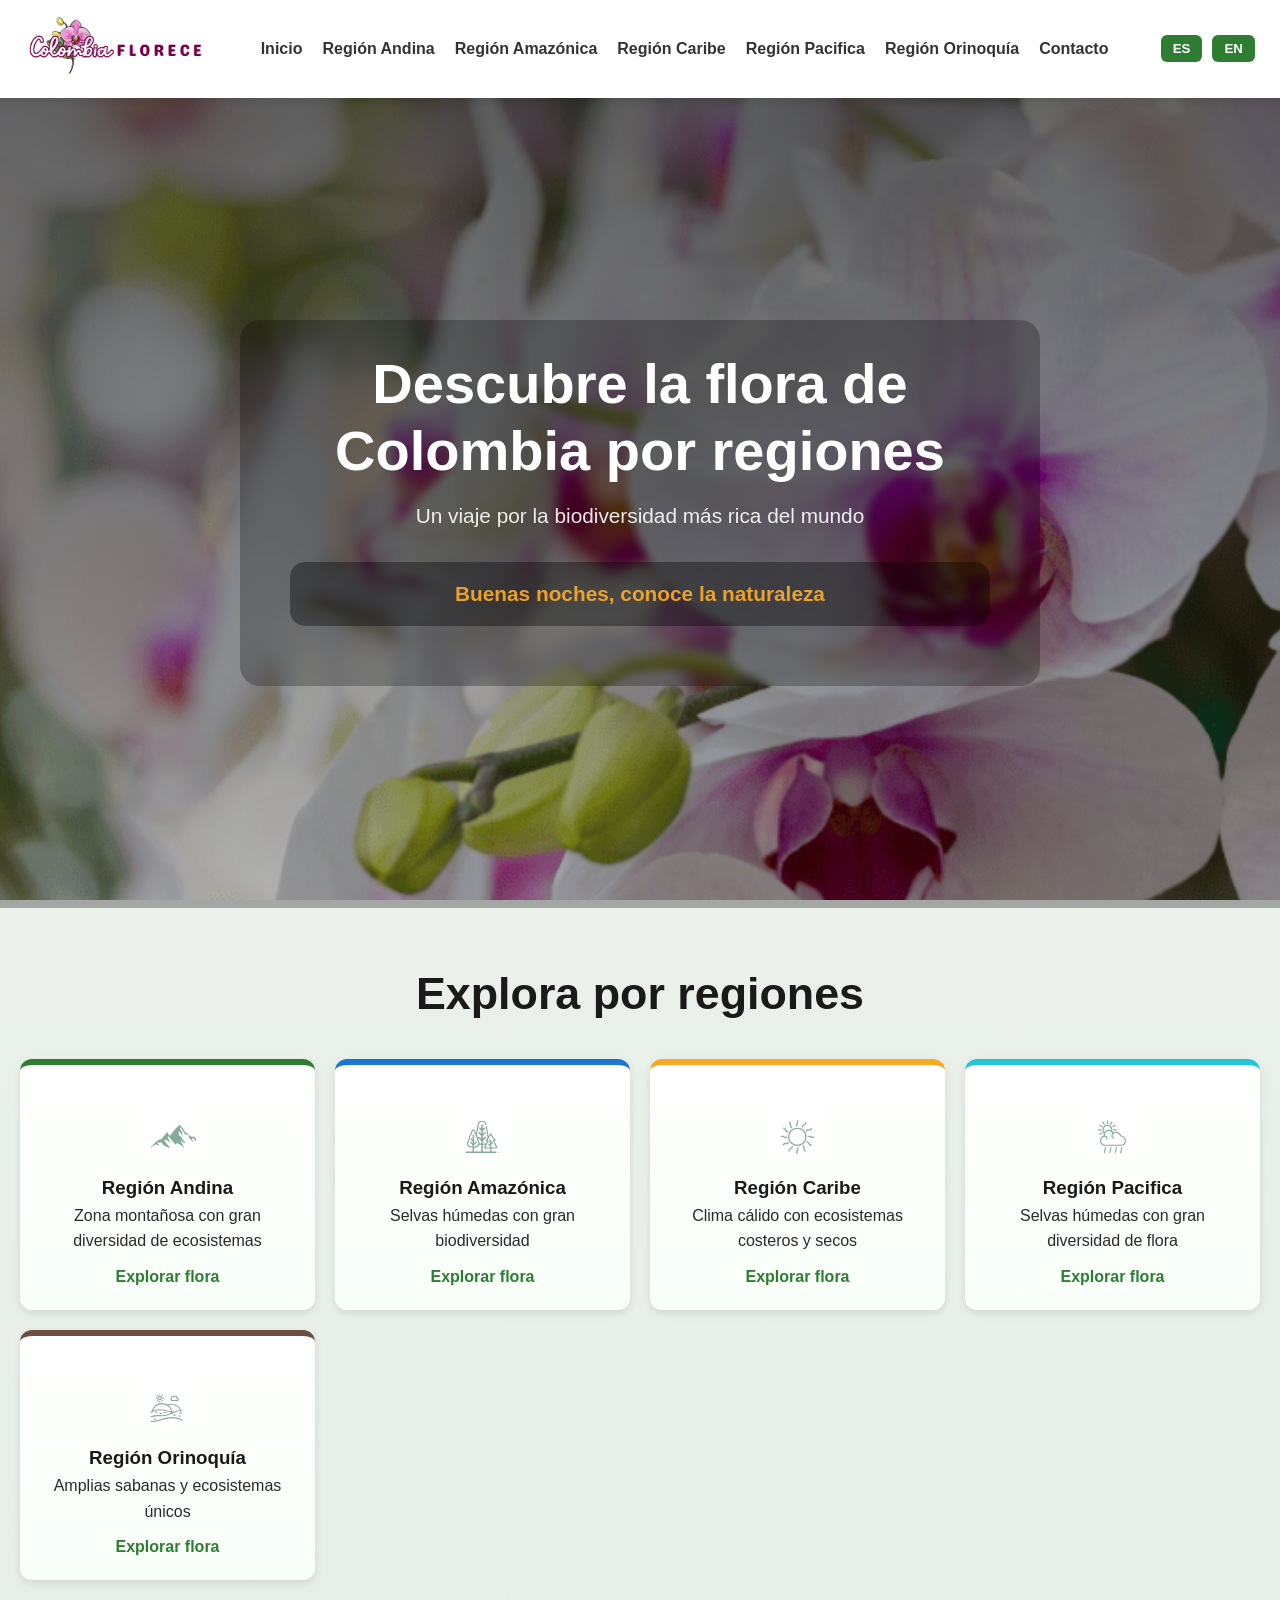
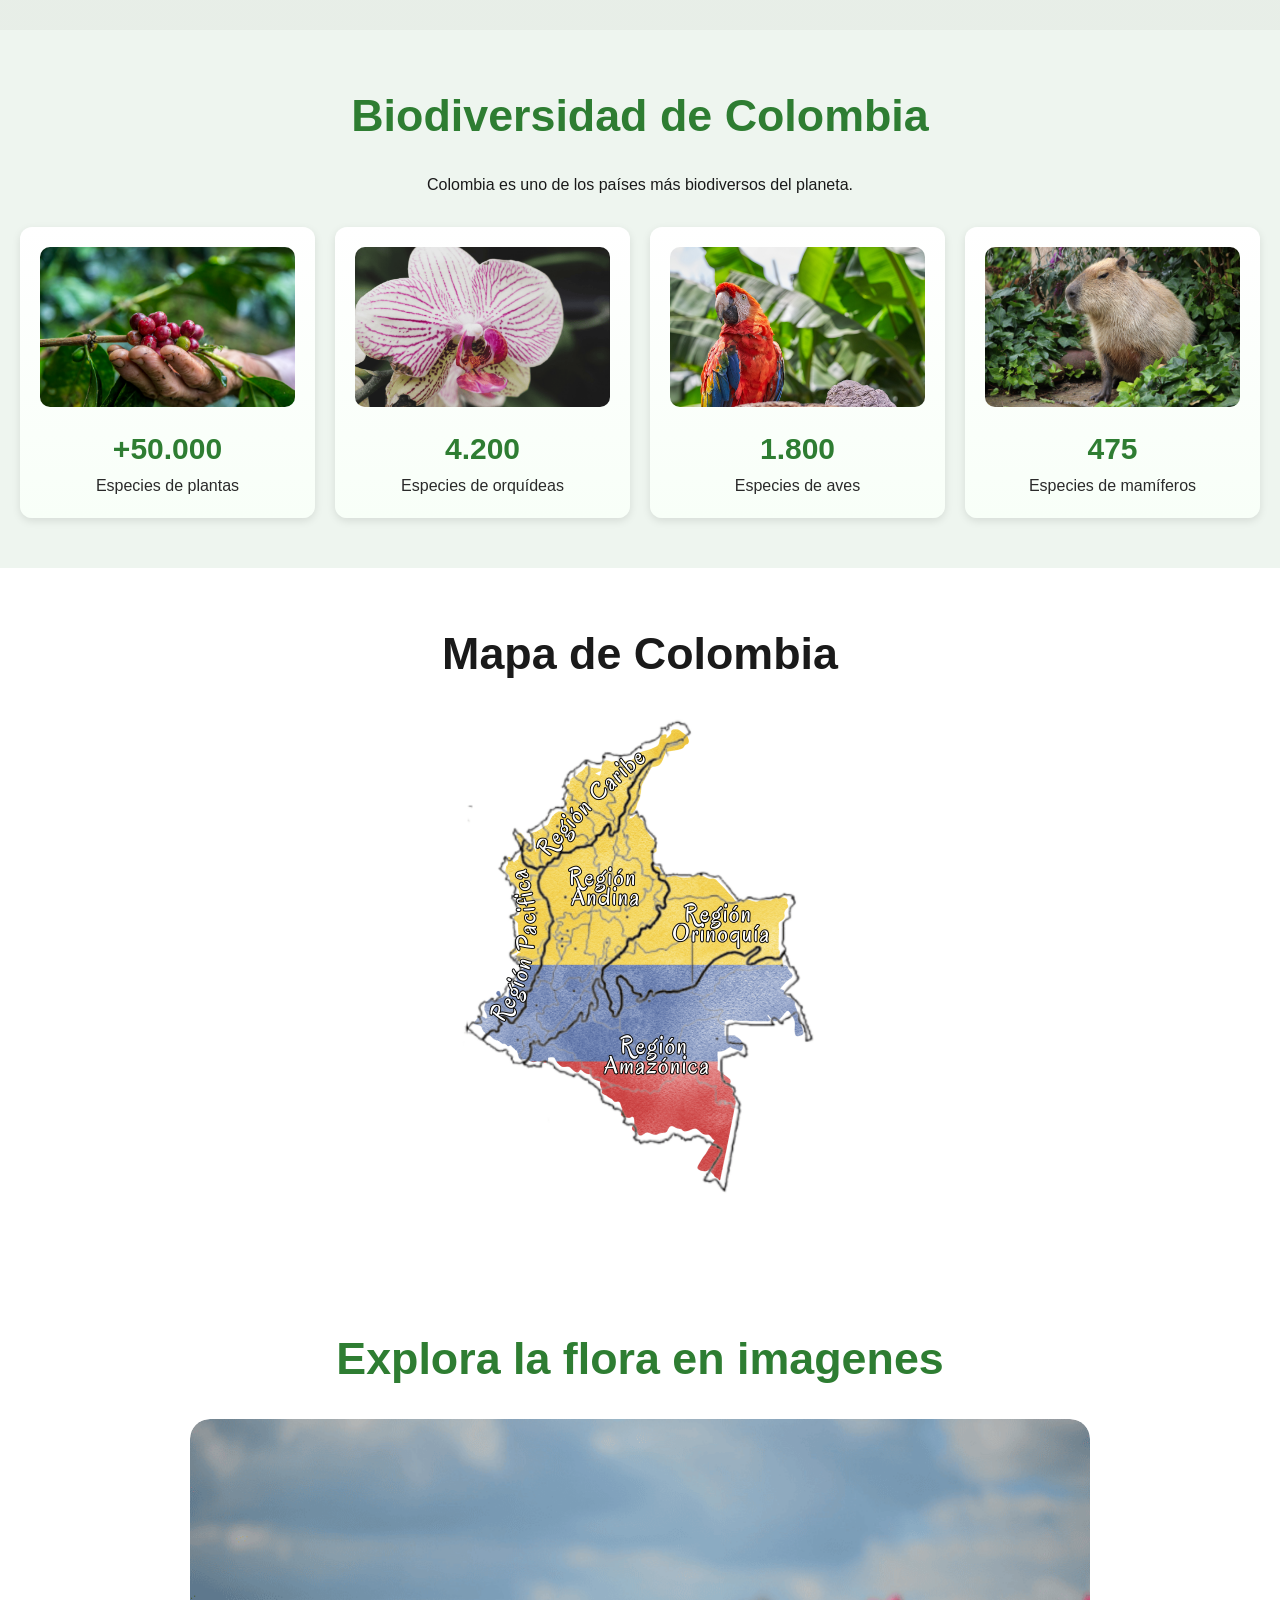
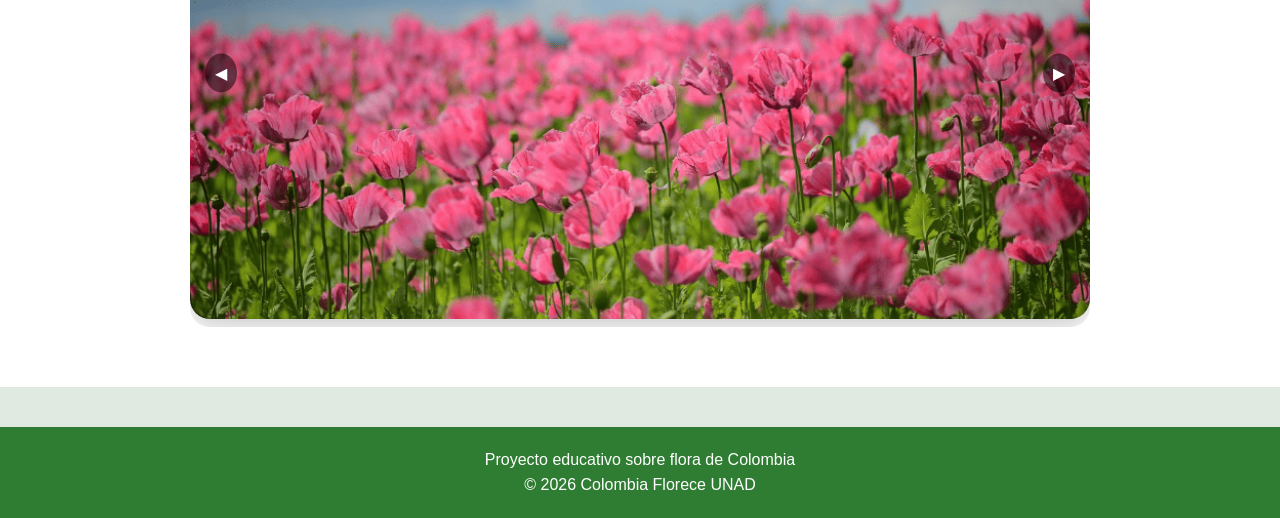
<file: index.html>
<!DOCTYPE html>
<html lang="es">
<head>
    <meta charset="UTF-8">
    <meta name="viewport" content="width=device-width, initial-scale=1.0">
    <title>Colombia Florece </title>
    <link rel="stylesheet" href="estilos.css">
</head>

<body>

<a class="skip-link" href="#contenido" data-es="Saltar al contenido" data-en="Skip to content">Saltar al contenido</a>

<header class="header">
    <div class="logo">
        <img src="img/logo_florece.png"
        alt="Logo Colombia Florece con una orquidea al lado del texto representando la biodiversidad de colombia">
    </div>

    <nav aria-label="Navegacion principal">
        <ul class="menu">

            <li><a href="index.html" data-es="Inicio" data-en="Home">Inicio</a></li>
            <li><a href="andina.html" data-es="Región Andina" data-en="Andean Region">Región Andina</a></li>
            <li><a href="amazonia.html" data-es="Región Amazónica" data-en="Amazon Region">Región Amazónica</a></li>
            <li><a href="caribe.html" data-es="Región Caribe" data-en="Caribbean Region">Región Caribe</a></li>
            <li><a href="pacifico.html" data-es="Región Pacifica" data-en="Pacific Region">Región Pacífico</a></li>
            <li><a href="orinoquia.html"data-es="Región Orinoquía" data-en="Orinoquia Region">Región Orinoquía</a></li>
            <li><a href="contacto.html" data-es="Contacto" data-en="Contact">Contacto</a></li>
        
        </ul>
    </nav>

    <div class="selector-idioma">
       <button onclick="cambiarIdioma('es')" class="boton-idioma">ES</button>
       <button onclick="cambiarIdioma('en')" class="boton-idioma">EN</button>
    </div>

    <button id="menuBtn">☰</button>

</header>

<main id="contenido">

    <section class="hero">
        <div class="hero-contenido">
            <h1 data-es="Descubre la flora de Colombia por regiones"
                data-en="Discover Colombia’s flora by regions">
                Descubre la flora de Colombia por regiones</h1>

            <p  data-es="Un viaje por la biodiversidad más rica del mundo"
                data-en="A journey through the richest biodiversity in the world">
                Un viaje por la biodiversidad mas rica del mundo</p>

            <p id="mensaje" class="mensaje-dia" aria-live="polite"></p>
            
        </div>

    </section>

    <section class="regiones">

        <h2 data-es="Explora por regiones" data-en="Explore by regions">
            Explora por regiones</h2>

        <div class="grid-regiones">

            <article class="region andina">
                <img src="img/iconos.svg/andina.svg"
                alt="Icono de montaña representando la región Andina de Colombia">
                <h3 data-es="Región Andina" data-en="Andean Region">Región Andina</h3>
                <p  data-es="Zona montañosa con gran diversidad de ecosistemas" 
                    data-en="Mountainous area with great ecosystem diversity">
                    Zona montañosa con gran diversidad de ecosistemas</p>
                <a href="andina.html" data-es="Explorar flora" data-en="Explore flora">Explorar flora</a>
            </article>

            <article class="region amazonia">
                <img src="img/iconos.svg/amazonia.svg"
                alt="Icono de arbol representando la región Amazónica de Colombia">
                <h3 data-es="Región Amazónica" data-en="Amazon Region">Región Amazónica</h3>
                <p  data-es="Selvas húmedas con gran biodiversidad" 
                    data-en="Humid rainforests with great biodiversity">
                Selvas húmedas con gran biodiversidad</p>
                <a href="amazonia.html" data-es="Explorar flora" data-en="Explore flora">Explorar flora</a>
            </article>

            <article class="region caribe">
                <img src="img/iconos.svg/caribe.svg"
                alt="Icono de sol representando el clima calido de la región Caribe">
                <h3 data-es="Región Caribe" data-en="Caribbean Region">Región Caribe</h3>
                <p  data-es="Clima cálido con ecosistemas costeros y secos" 
                    data-en="Warm climate with coastal ecosystems">
                Clima cálido con ecosistemas costeros y secos</p>
                <a href="caribe.html" data-es="Explorar flora" data-en="Explore flora">Explorar flora</a>
            </article>

            <article class="region pacifico">
                <img src="img/iconos.svg/pacifico.svg"
                alt="Icono de lluvia representando la región Pacifica de Colombia">
                <h3 data-es="Región Pacifica" data-en="Pacific Region">Región Pacifico</h3>
                <p  data-es="Selvas húmedas con gran diversidad de flora" 
                    data-en="Humid rainforests with high biodiversity">
                Selvas húmedas con gran diversidad de flora</p>
                <a href="pacifico.html" data-es="Explorar flora" data-en="Explore flora">Explorar flora</a>
            </article>
             
            <article class="region orinoquia">
                <img src="img/iconos.svg/orinoquia.svg"
                alt="Icono de llanura representando la región Orinoquía de Colombia">
                <h3 data-es="Región Orinoquía" data-en="Orinoquia Region">Región Orinoquía</h3>
                <p  data-es="Amplias sabanas y ecosistemas únicos" 
                    data-en="Wide savannas and lowland ecosystems">
                Amplias sabanas y ecosistemas únicos</p>
                <a href="orinoquia.html" data-es="Explorar flora" data-en="Explore flora">Explorar flora</a>
            </article>

        </div>

    </section>


    <section class="biodiversidad">
        <h2 data-es="Biodiversidad de Colombia" data-en="Colombia’s Biodiversity">Biodiversidad de Colombia</h2>
        <p class="intro"
            data-es="Colombia es uno de los países más biodiversos del planeta."
            data-en="Colombia is one of the most biodiverse countries on Earth.">   
            Colombia es uno de los países más biodiversos del planeta.</p>

        <div class="stats-grid">

            <article class="stat">
                <img src="img/planta.jpg"
                alt="Planta de cafe colombiano en bosque húmedo">
                <h3>+50.000</h3>
                <p data-es="Especies de plantas" data-en="Plant species">Especies de plantas</p>
            </article>

            <article class="stat">
                <img src="img/orquidea.png"
                alt="Orquidea colombiana de pétalos rosados representando la flor nacional">
                <h3>4.200</h3>
                <p data-es="Especies de orquídeas" data-en="Orchid species">Especies de orquideas</p>
            </article>

            <article class="stat">
                <img src="img/ave.jpg"
                alt="Ave tropical colombiana posada en una rama en ecosistema natural">
                <h3>1.800</h3>
                <p data-es="Especies de aves" data-en="Bird species">Especies de aves</p>
            </article>
            
            <article class="stat">
                <img src="img/mamifero.jpg"
                alt="Mamífero silvestre colombiano en su hábitat natural">
                <h3>475</h3>
                <p data-es="Especies de mamíferos" data-en="Mammal species">Especies de mamifero</p>
            </article>

        

        </div>

    </section>

    <section class="mapa">
        <h2 data-es="Mapa de Colombia" data-en="Map of Colombia">Mapa de Colombia</h2>
        <img src="img/mapa de colombia.png"
        alt="Mapa de Colombia mostrando las cinco regiones naturales: Andina, Caribe, Pacifica, Orinoquia y Amazonia">
    </section>

    <section class="slider-section">
        <h2 data-es="Explora la flora en imagenes" 
            data-en="Explore the flora in images">
            Explora la flora en imagenes</h2>
        
        <div class="slider-container">
            <button id="prev" aria-label="Imagen anterior">◀</button>

        <img id="slider" src="img/slide1.png" 
        alt="Imagen panoramica de campo de flores rosadas">
            
            <button id="next" aria-label="Imagen siguiente">▶</button>
        </div>    
    </section>

    </main>

    <footer class="footer">
        <p  data-es="Proyecto educativo sobre flora de Colombia"
            data-en="Educational project about Colombia’s flora">
            Proyecto educativo sobre flora de Colombia</p>
        <p>© 2026 Colombia Florece UNAD</p>

    </footer>

    <script src="script.js"></script> 

</body>
</html>
</file>
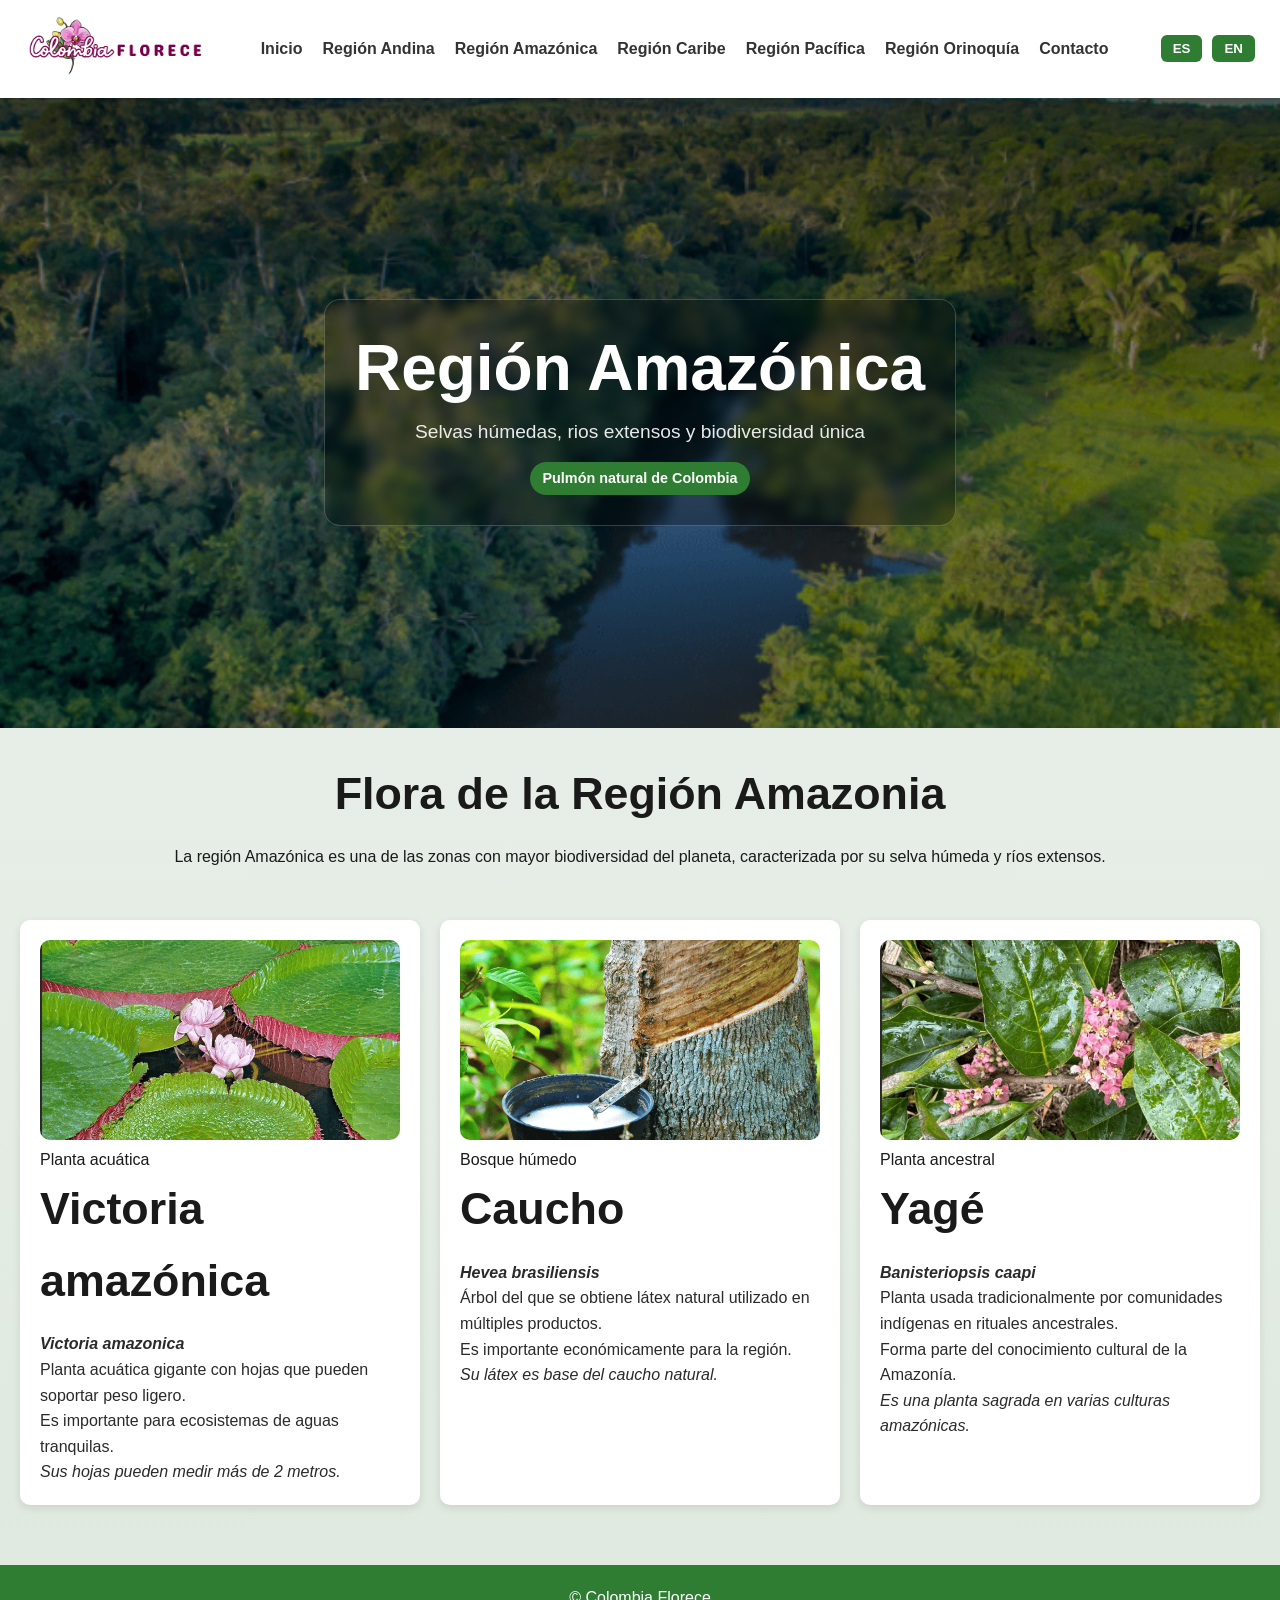
<file: amazonia.html>
<!DOCTYPE html>
<html lang="es">
<head>
<meta charset="UTF-8">
<meta name="viewport" content="width=device-width, initial-scale=1.0">
<title>Región Amazónica</title>
<link rel="stylesheet" href="estilos.css">
</head>

<body>

<header class="header">

    <div class="logo">
        <img src="img/logo_florece.png" alt="Logo Colombia Florece">
    </div>

    <nav aria-label="Navegación principal">
        <ul class="menu">

            <li><a href="index.html" data-es="Inicio" data-en="Home">Inicio</a></li>
            <li><a href="andina.html" data-es="Región Andina" data-en="Andean Region">Región Andina</a></li>
            <li><a href="amazonia.html" data-es="Región Amazónica" data-en="Amazon Region">Región Amazónica</a></li>
            <li><a href="caribe.html" data-es="Región Caribe" data-en="Caribbean Region">Región Caribe</a></li>
            <li><a href="pacifico.html" data-es="Región Pacífica" data-en="Pacific Region">Región Pacífica</a></li>
            <li><a href="orinoquia.html" data-es="Región Orinoquía" data-en="Orinoquia Region">Región Orinoquía</a></li>
            <li><a href="contacto.html" data-es="Contacto" data-en="Contact">Contacto</a></li>

        </ul>
    </nav>

    <div class="selector-idioma">
        <button onclick="cambiarIdioma('es')" class="boton-idioma">ES</button>
        <button onclick="cambiarIdioma('en')" class="boton-idioma">EN</button>
    </div>

    <button id="menuBtn">☰</button>

</header>

<main>

<section class="hero-region amazonia-hero">

    <div class="hero-overlay">
    <h1 data-es="Región Amazónica" data-en="Amazon Region">
        Región Amazónica
    </h1>

    <p  data-es="Selvas húmedas, rios extensos y biodiversidad única"
        data-en="Rainforests, vast rivers and unique biodiversity">
        Selvas húmedas, ríos extensos y biodiversidad única
    </p>

    <span class="badge"
        data-es="Pulmón natural de Colombia"
        data-en="Natural lung of Colombia">
        Pulmón natural de Colombia
    </span>

    </div>

</section>

<section class="introduccion">

    <h2 data-es="Flora de la Región Amazonia"data-en="Flora of the Amazon Region">
    Flora de la Región Amazonia</h2>

    <p data-es="La región Amazónica es una de las zonas con mayor biodiversidad del planeta, caracterizada por su selva húmeda y ríos extensos."
       data-en="The Amazon region is one of the most biodiverse areas on Earth, characterized by humid rainforest and vast rivers.">
       Región de alta biodiversidad y selva húmeda.
    </p>

</section>

<section class="grid-plantas">

    <div class="planta-card">
        <img src="img/amazonia.img/victoria amazonica.png"
             alt="Hoja gigante de victoria amazónica flotando en agua">

        <span class="categoria-planta"
            data-es="Planta acuática"
            data-en="Aquatic plant">
            Planta acuática
        </span>

        <h2 data-es="Victoria amazónica" data-en="Amazon water lily">
            Victoria amazónica
        </h2>

        <p><b><i>Victoria amazonica</i></b></p>

        <p data-es="Planta acuática gigante con hojas que pueden soportar peso ligero."
           data-en="Giant aquatic plant with leaves that can support light weight.">
           Acuática.
        </p>

        <p data-es="Es importante para ecosistemas de aguas tranquilas."
           data-en="Important for calm-water ecosystems.">
           Importancia ecológica.
        </p>

        <p>
            <i data-es="Sus hojas pueden medir más de 2 metros."
               data-en="Its leaves can exceed 2 meters in size.">
               Dato curioso.
            </i>
        </p>

    </div>

    <div class="planta-card">

        <img src="img/amazonia.img/caucho.png"
             alt="Árbol de caucho en selva tropical">

        <span class="categoria-planta"
            data-es="Bosque húmedo"
            data-en="Rainforest">
            Bosque húmedo
        </span>

        <h2 data-es="Caucho" data-en="Rubber tree">Caucho</h2>

        <p><b><i>Hevea brasiliensis</i></b></p>

        <p data-es="Árbol del que se obtiene látex natural utilizado en múltiples productos."
           data-en="Tree that produces natural latex used in many products.">
           Industrial.
        </p>

        <p data-es="Es importante económicamente para la región."
           data-en="Economically important for the region.">
           Importancia económica.
        </p>

        <p>
            <i data-es="Su látex es base del caucho natural."
               data-en="Its latex is the basis of natural rubber.">
               Dato curioso.
            </i>
        </p>

    </div>

    <div class="planta-card">

        <img src="img/amazonia.img/yage.png"
             alt="Liana de yagé creciendo en selva">

        <span class="categoria-planta"
            data-es="Planta ancestral"
            data-en="Ancestral plant">
            Planta ancestral
        </span>

        <h2 data-es="Yagé" data-en="Ayahuasca vine">Yagé</h2>

        <p><b><i>Banisteriopsis caapi</i></b></p>

        <p data-es="Planta usada tradicionalmente por comunidades indígenas en rituales ancestrales."
           data-en="Plant traditionally used by indigenous communities in ancestral rituals.">
           Uso ancestral.
        </p>

        <p data-es="Forma parte del conocimiento cultural de la Amazonía."
           data-en="Part of Amazonian cultural knowledge.">
           Cultural.
        </p>

        <p>
            <i data-es="Es una planta sagrada en varias culturas amazónicas."
               data-en="It is a sacred plant in several Amazonian cultures.">
               Dato curioso.
            </i>
        </p>

    </div>

</section>

</main>

<footer class="footer">
    <p>© Colombia Florece</p>
</footer>

<script src="script.js"></script>

</body>
</html>
</file>
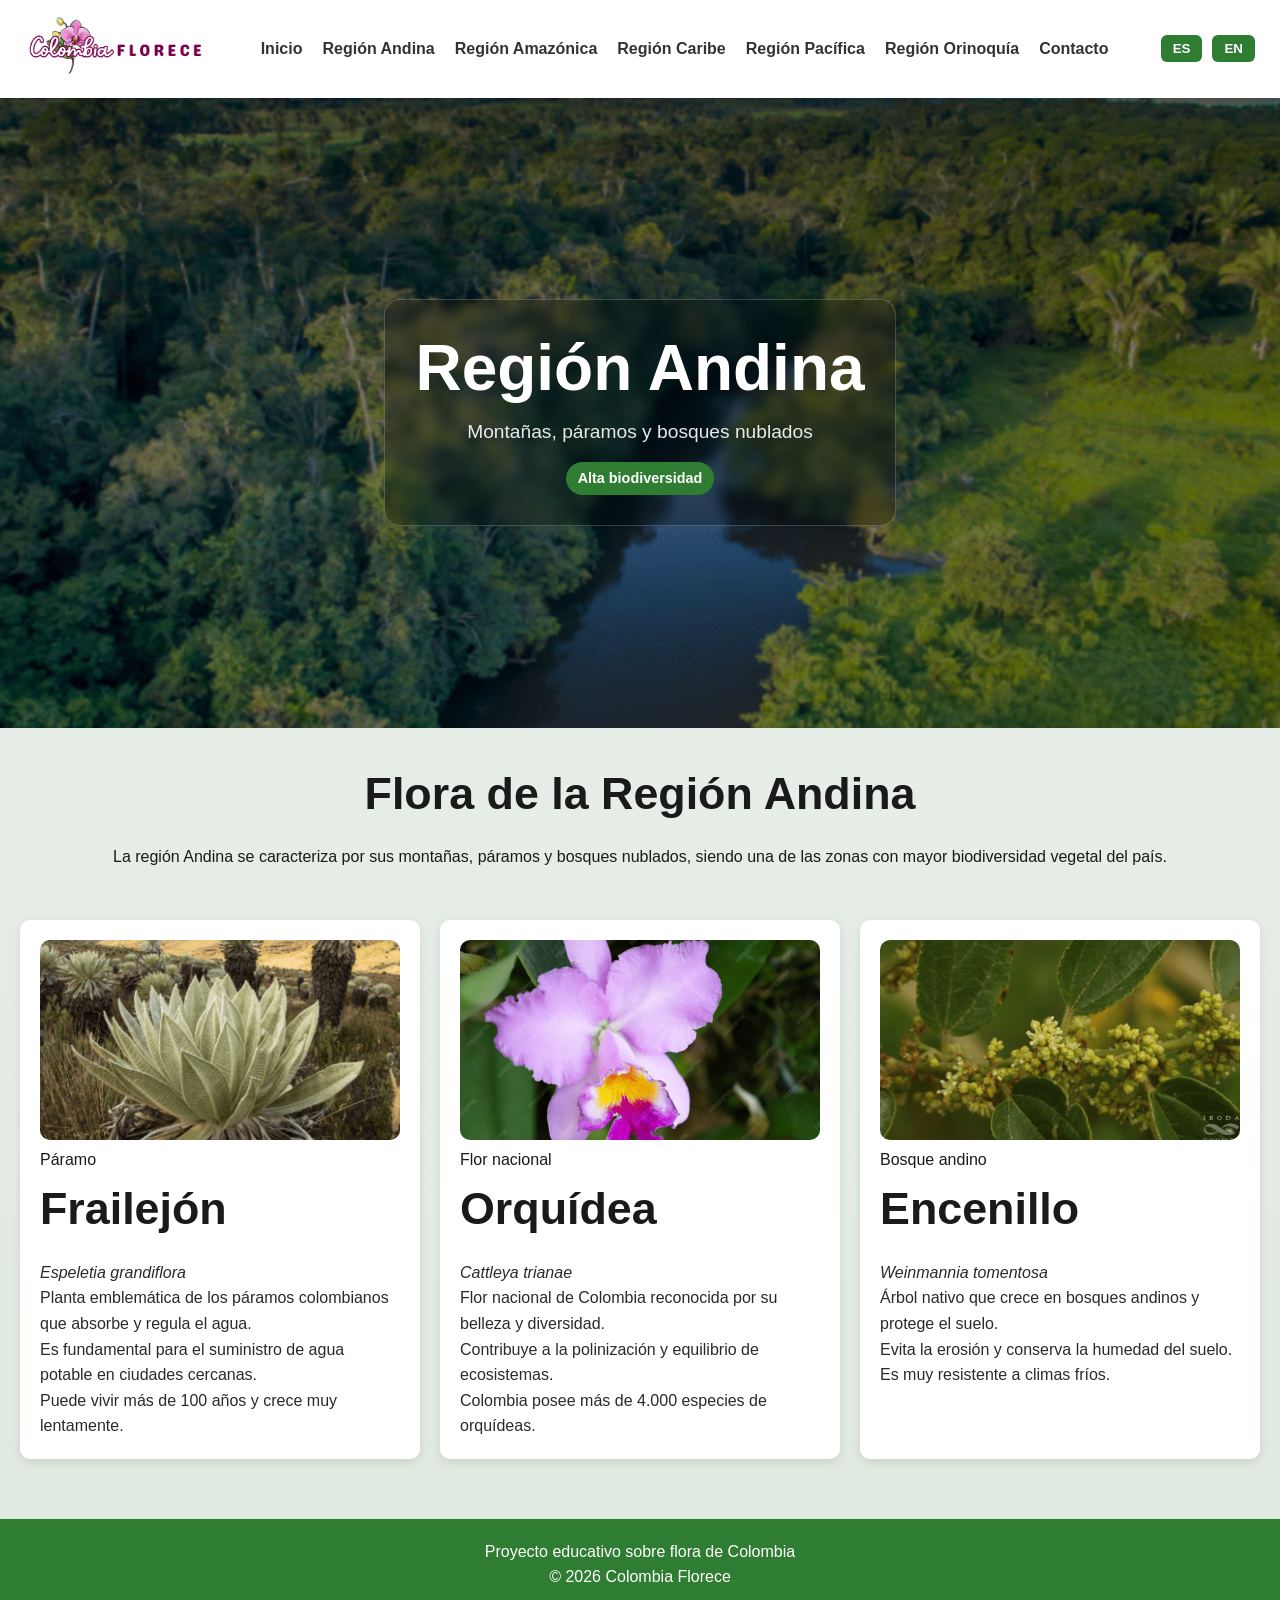
<file: andina.html>
<!DOCTYPE html>
<html lang="es">
<head>
<meta charset="UTF-8">
<meta name="viewport" content="width=device-width, initial-scale=1.0">
<title>Región Andina</title>
<link rel="stylesheet" href="estilos.css">

</head>

<body>

<header class="header">
    
    <div class="logo">
    <img src="img/logo_florece.png" 
    alt="Logo Colombia Florece con una orquídea representando la biodiversidad de Colombia">
    </div>

    <nav aria-label="Navegacion principal">
        <ul class="menu">

            <li><a href="index.html" data-es="Inicio" data-en="Home">Inicio</a></li>
            <li><a href="andina.html" data-es="Región Andina" data-en="Andean Region">Región Andina</a></li>
            <li><a href="amazonia.html" data-es="Región Amazónica" data-en="Amazon Region">Región Amazónica</a></li>
            <li><a href="caribe.html" data-es="Región Caribe" data-en="Caribbean Region">Región Caribe</a></li>
            <li><a href="pacifico.html" data-es="Región Pacífica" data-en="Pacific Region">Región Pacífica</a></li>
            <li><a href="orinoquia.html" data-es="Región Orinoquía" data-en="Orinoquia Region">Región Orinoquía</a></li>
            <li><a href="contacto.html" data-es="Contacto" data-en="Contact">Contacto</a></li>

        </ul>
    </nav>

    <div class="selector-idioma">
        <button onclick="cambiarIdioma('es')" class="boton-idioma">ES</button>
        <button onclick="cambiarIdioma('en')" class="boton-idioma">EN</button>
    </div>

    <button id="menuBtn">☰</button>
    
</header>

<main>

<section class="hero-region andina-hero">

    <div class="hero-overlay">
    <h1 data-es="Región Andina" data-en="Andean Region">
        Región Andina</h1>
    
        <p  data-es="Montañas, páramos y bosques nublados" 
            data-en="mountains,paramos and cloud forests">
        Montañas, páramos y bosques nublados
        </p>

        <span class="badge">Alta biodiversidad</span>

     </div>
</section>

<section class="introduccion">

    <h2 data-es="Flora de la Región Andina"data-en="Flora of the Andean Region">
    Flora de la Región Andina</h2>

    <p data-es="La región Andina se caracteriza por sus montañas, páramos y bosques nublados, siendo una de las zonas con mayor biodiversidad vegetal del país."
    data-en="The Andean region is characterized by mountains, paramos and cloud forests, being one of the most biodiverse areas in Colombia.">
    La región Andina se caracteriza por su biodiversidad.</p>
</section>

<section class="grid-plantas">

        <article class="planta-card">

            <div class="imagen-planta">
                <img src="img/andina.img/frailejon.png"
                alt="Frailejón en páramo colombiano con hojas gruesas cubiertas de vellosidad que retienen humedad">
            </div>

            <span class="categoria-planta"
                  data-es="Páramo"
                  data-en="Paramo">
                  Páramo
            </span>

            <h2 data-es="Frailejón"
                data-en="Frailejón">

                Frailejón
            </h2>

            <p class="nombre-cientifico">
                <i>Espeletia grandiflora</i>
            </p>

            <p data-es="Planta emblemática de los páramos colombianos que absorbe y regula el agua."
               data-en="Iconic paramo plant that absorbs and regulates water.">

               Planta emblemática de los páramos colombianos que absorbe y regula el agua.
            </p>

            <p data-es="Es fundamental para el suministro de agua potable en ciudades cercanas."
               data-en="It is essential for water supply in nearby cities.">

               Es fundamental para el suministro de agua potable en ciudades cercanas.
            </p>

            <p class="dato-curioso"
               data-es="Puede vivir más de 100 años y crece muy lentamente."
               data-en="It can live over 100 years and grows very slowly.">

               Puede vivir más de 100 años y crece muy lentamente.
            </p>

        </article>


        <article class="planta-card">

            <div class="imagen-planta">
                <img src="img/andina.img/orquidea.png"
                alt="Orquídea colombiana de colores rosados y morados creciendo en ambiente húmedo">
            </div>

            <span class="categoria-planta"
                  data-es="Flor nacional"
                  data-en="National flower">
                  Flor nacional
            </span>

            <h2 data-es="Orquídea"
                data-en="Orchid">
                Orquídea
            </h2>

            <p class="nombre-cientifico">
                <i>Cattleya trianae</i>
            </p>

            <p data-es="Flor nacional de Colombia reconocida por su belleza y diversidad."
               data-en="Colombia's national flower known for its beauty and diversity.">

               Flor nacional de Colombia reconocida por su belleza y diversidad.
            </p>

            <p data-es="Contribuye a la polinización y equilibrio de ecosistemas."
               data-en="Helps pollination and ecosystem balance.">

               Contribuye a la polinización y equilibrio de ecosistemas.
            </p>

            <p class="dato-curioso"
               data-es="Colombia posee más de 4.000 especies de orquídeas."
               data-en="Colombia has more than 4,000 orchid species.">

               Colombia posee más de 4.000 especies de orquídeas.
            </p>

        </article>


        <article class="planta-card">

            <div class="imagen-planta">
                <img src="img/andina.img/encenillo.png"
                alt="Árbol encenillo en bosque andino con follaje denso y tronco delgado">
            </div>

            <span class="categoria-planta"
                  data-es="Bosque andino"
                  data-en="Andean forest">

                  Bosque andino
            </span>

            <h2 data-es="Encenillo"
                data-en="Encenillo">

                Encenillo
            </h2>

            <p class="nombre-cientifico">
                <i>Weinmannia tomentosa</i>
            </p>

            <p data-es="Árbol nativo que crece en bosques andinos y protege el suelo."
               data-en="Native tree that grows in Andean forests and protects soil.">

               Árbol nativo que crece en bosques andinos y protege el suelo.
            </p>

            <p data-es="Evita la erosión y conserva la humedad del suelo."
               data-en="Prevents erosion and preserves soil moisture.">

               Evita la erosión y conserva la humedad del suelo.
            </p>

            <p class="dato-curioso"
               data-es="Es muy resistente a climas fríos."
               data-en="It is very resistant to cold climates.">

               Es muy resistente a climas fríos.
            </p>

        </article>

    </section>

</main>

<footer class="footer">

    <p data-es="Proyecto educativo sobre flora de Colombia"
       data-en="Educational project about Colombia's flora">

       Proyecto educativo sobre flora de Colombia
    </p>

    <p>© 2026 Colombia Florece</p>

</footer>

<script src="script.js"></script>

</body>
</html>
</file>
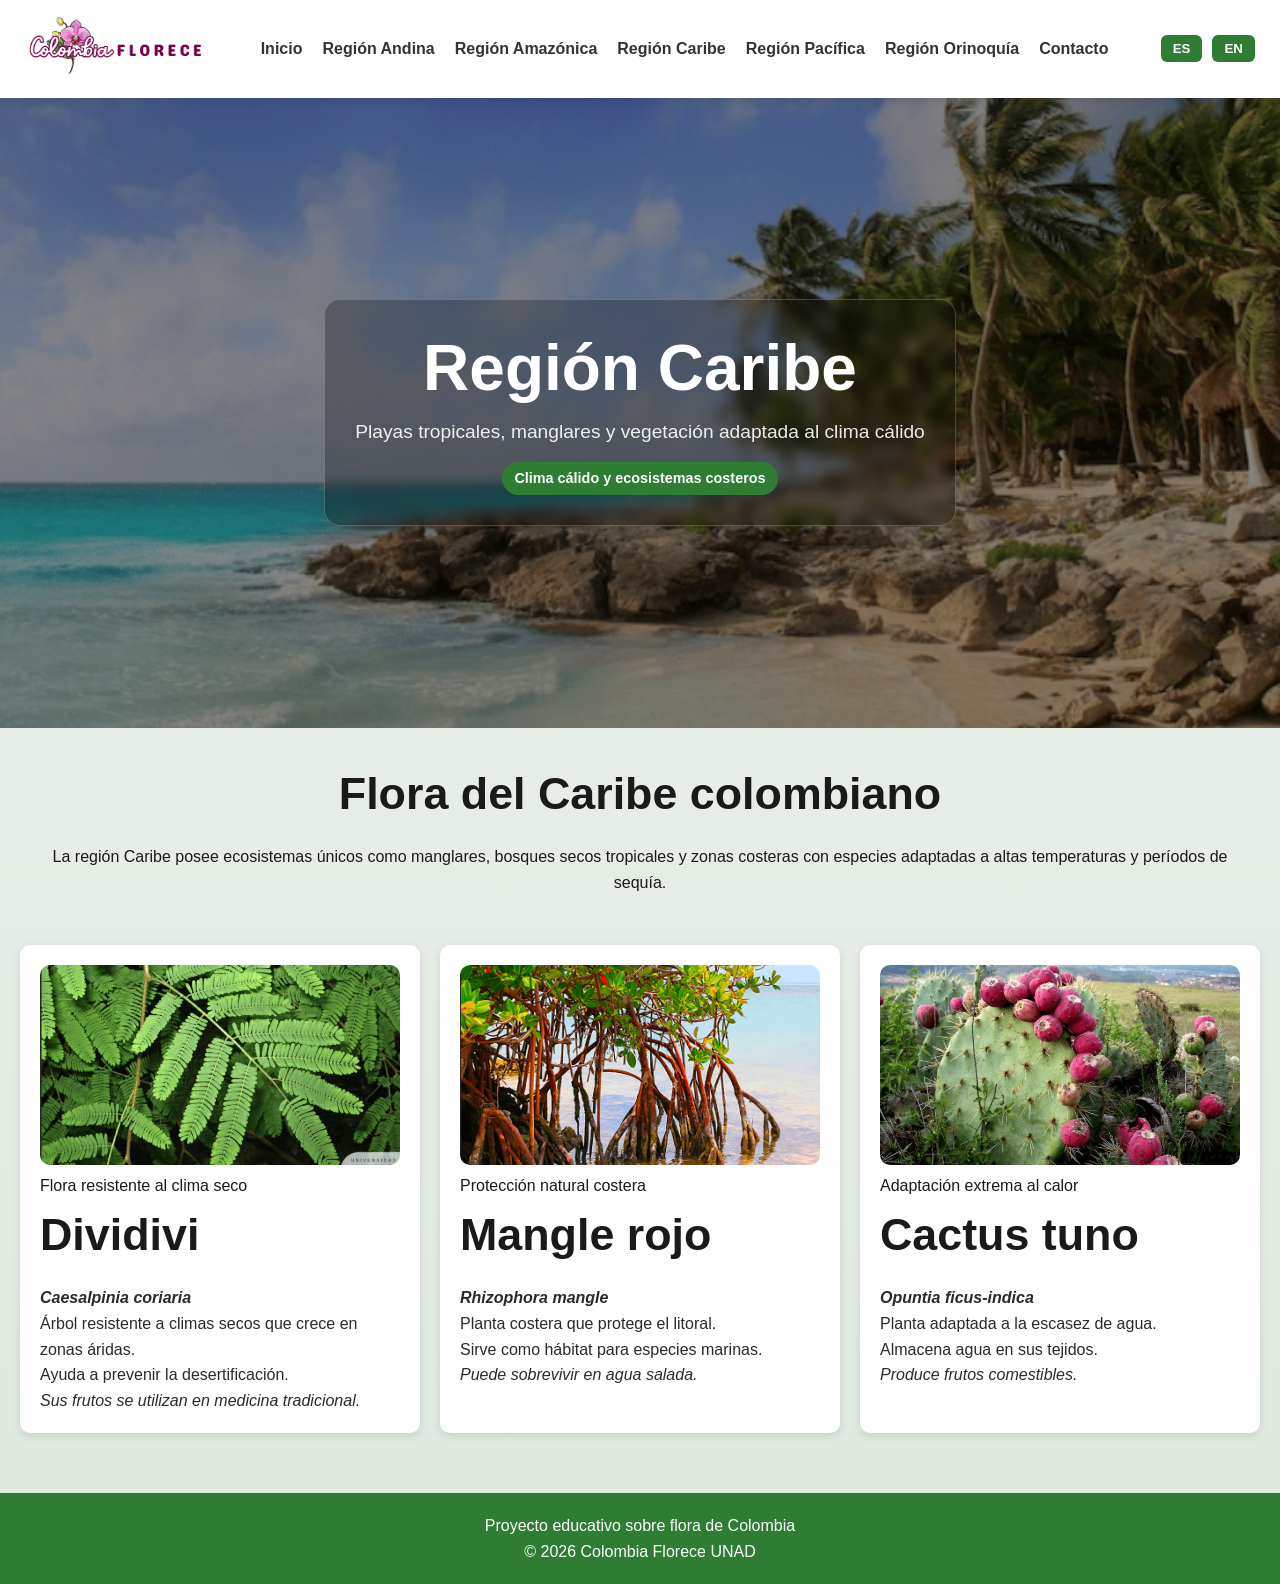
<file: caribe.html>
<!DOCTYPE html>
<html lang="es">
<head>
<meta charset="UTF-8">
<meta name="viewport" content="width=device-width, initial-scale=1.0">
<title>Región Caribe</title>
<link rel="stylesheet" href="estilos.css">
</head>

<body>

<header class="header">
    
    <div class="logo">
        <img src="img/logo_florece.png" 
        alt="Logo Colombia Florece con orquídea representando biodiversidad">
    </div>

    <nav aria-label="Navegación principal">
        <ul class="menu">

            <li><a href="index.html" data-es="Inicio" data-en="Home">Inicio</a></li>

            <li><a href="andina.html" data-es="Región Andina" data-en="Andean Region">Región Andina</a></li>
            <li><a href="amazonia.html" data-es="Región Amazónica" data-en="Amazon Region">Región Amazónica</a></li>
            <li><a href="caribe.html" data-es="Región Caribe" data-en="Caribbean Region">Región Caribe</a></li>
            <li><a href="pacifico.html" data-es="Región Pacífica" data-en="Pacific Region">Región Pacífica</a></li>
            <li><a href="orinoquia.html" data-es="Región Orinoquía" data-en="Orinoquia Region">Región Orinoquía</a></li>
            <li><a href="contacto.html" data-es="Contacto" data-en="Contact">Contacto</a></li>

        </ul>
    </nav>

    <div class="selector-idioma">
        <button onclick="cambiarIdioma('es')" class="boton-idioma">ES</button>
        <button onclick="cambiarIdioma('en')" class="boton-idioma">EN</button>
    </div>

    <button id="menuBtn">☰</button>

</header>

<main>


<section class="hero-region caribe-hero">

    <div class="hero-overlay">

        <h1 data-es="Región Caribe"
            data-en="Caribbean Region">
            Región Caribe
        </h1>

        <p data-es="Playas tropicales, manglares y vegetación adaptada al clima cálido"
           data-en="Tropical beaches, mangroves and vegetation adapted to warm climates">
        Playas tropicales, manglares y vegetación adaptada al clima cálido </p>

        <span class="badge"
              data-es="Clima cálido y ecosistemas costeros"
              data-en="Warm climate and coastal ecosystems">
              Clima cálido y ecosistemas costeros</span>

    </div>

</section>


<section class="introduccion">

    <h2 data-es="Flora del Caribe colombiano"
        data-en="Flora of the Colombian Caribbean">
    Flora del Caribe colombiano</h2>

    <p data-es="La región Caribe posee ecosistemas únicos como manglares, bosques secos tropicales y zonas costeras con especies adaptadas a altas temperaturas y períodos de sequía."
       data-en="The Caribbean region has unique ecosystems such as mangroves, tropical dry forests and coastal areas with species adapted to high temperatures and drought periods.">
       La región Caribe posee ecosistemas únicos como manglares y bosques secos tropicales.</p>

</section>


<section class="grid-plantas">

    <article class="planta-card">

        <div class="galeria-planta">

            <img src="img/caribe.img/dividivi.png"
            alt="Árbol dividivi creciendo en zona árida del Caribe colombiano">

            <div class="overlay-galeria">
                <span> Flora resistente al clima seco</span>
            </div>

        </div>

        <h2 data-es="Dividivi" data-en="Dividivi">
            Dividivi
        </h2>

        <p><b><i>Caesalpinia coriaria</i></b></p>

        <p data-es="Árbol resistente a climas secos que crece en zonas áridas."
           data-en="Tree resistant to dry climates growing in arid zones.">

           Árbol resistente a climas secos.
        </p>

        <p data-es="Ayuda a prevenir la desertificación."
           data-en="Helps prevent desertification.">

           Ayuda a prevenir la desertificación.
        </p>

        <p>
            <i data-es="Sus frutos se utilizan en medicina tradicional."
               data-en="Its fruits are used in traditional medicine.">

               Dato curioso.
            </i>
        </p>

    </article>


    <article class="planta-card">

        <div class="galeria-planta">

            <img src="img/caribe.img/mangle rojo.png"
            alt="Mangle rojo creciendo en ecosistema costero">

            <div class="overlay-galeria">
                <span> Protección natural costera</span>
            </div>

        </div>

        <h2 data-es="Mangle rojo" data-en="Red mangrove">
            Mangle rojo
        </h2>

        <p><b><i>Rhizophora mangle</i></b></p>

        <p data-es="Planta costera que protege el litoral."
           data-en="Coastal plant that protects the shoreline.">

           Planta costera protectora.
        </p>

        <p data-es="Sirve como hábitat para especies marinas."
           data-en="Provides habitat for marine species.">

           Refugio para fauna marina.
        </p>

        <p>
            <i data-es="Puede sobrevivir en agua salada."
               data-en="Can survive in salt water.">

               Dato curioso.
            </i>
        </p>

    </article>

    <article class="planta-card">

        <div class="galeria-planta">

            <img src="img/caribe.img/cactus tuno.png"
            alt="Cactus tuno en paisaje seco y soleado">

            <div class="overlay-galeria">
                <span> Adaptación extrema al calor</span>
            </div>

        </div>

        <h2 data-es="Cactus tuno"
            data-en="Prickly pear cactus">

            Cactus tuno
        </h2>

        <p><b><i>Opuntia ficus-indica</i></b></p>

        <p data-es="Planta adaptada a la escasez de agua."
           data-en="Plant adapted to water scarcity.">

           Planta adaptada a zonas secas.
        </p>

        <p data-es="Almacena agua en sus tejidos."
           data-en="Stores water in its tissues.">

           Conserva agua en su interior.
        </p>

        <p>
            <i data-es="Produce frutos comestibles."
               data-en="Produces edible fruits.">

               Dato curioso.
            </i>
        </p>

    </article>

</section>

<footer class="footer">

    <p data-es="Proyecto educativo sobre flora de Colombia"
       data-en="Educational project about Colombia’s flora">

       Proyecto educativo sobre flora de Colombia
    </p>

    <p>© 2026 Colombia Florece UNAD</p>

</footer>

<script src="script.js"></script>

</main>

</body>
</html>
</file>
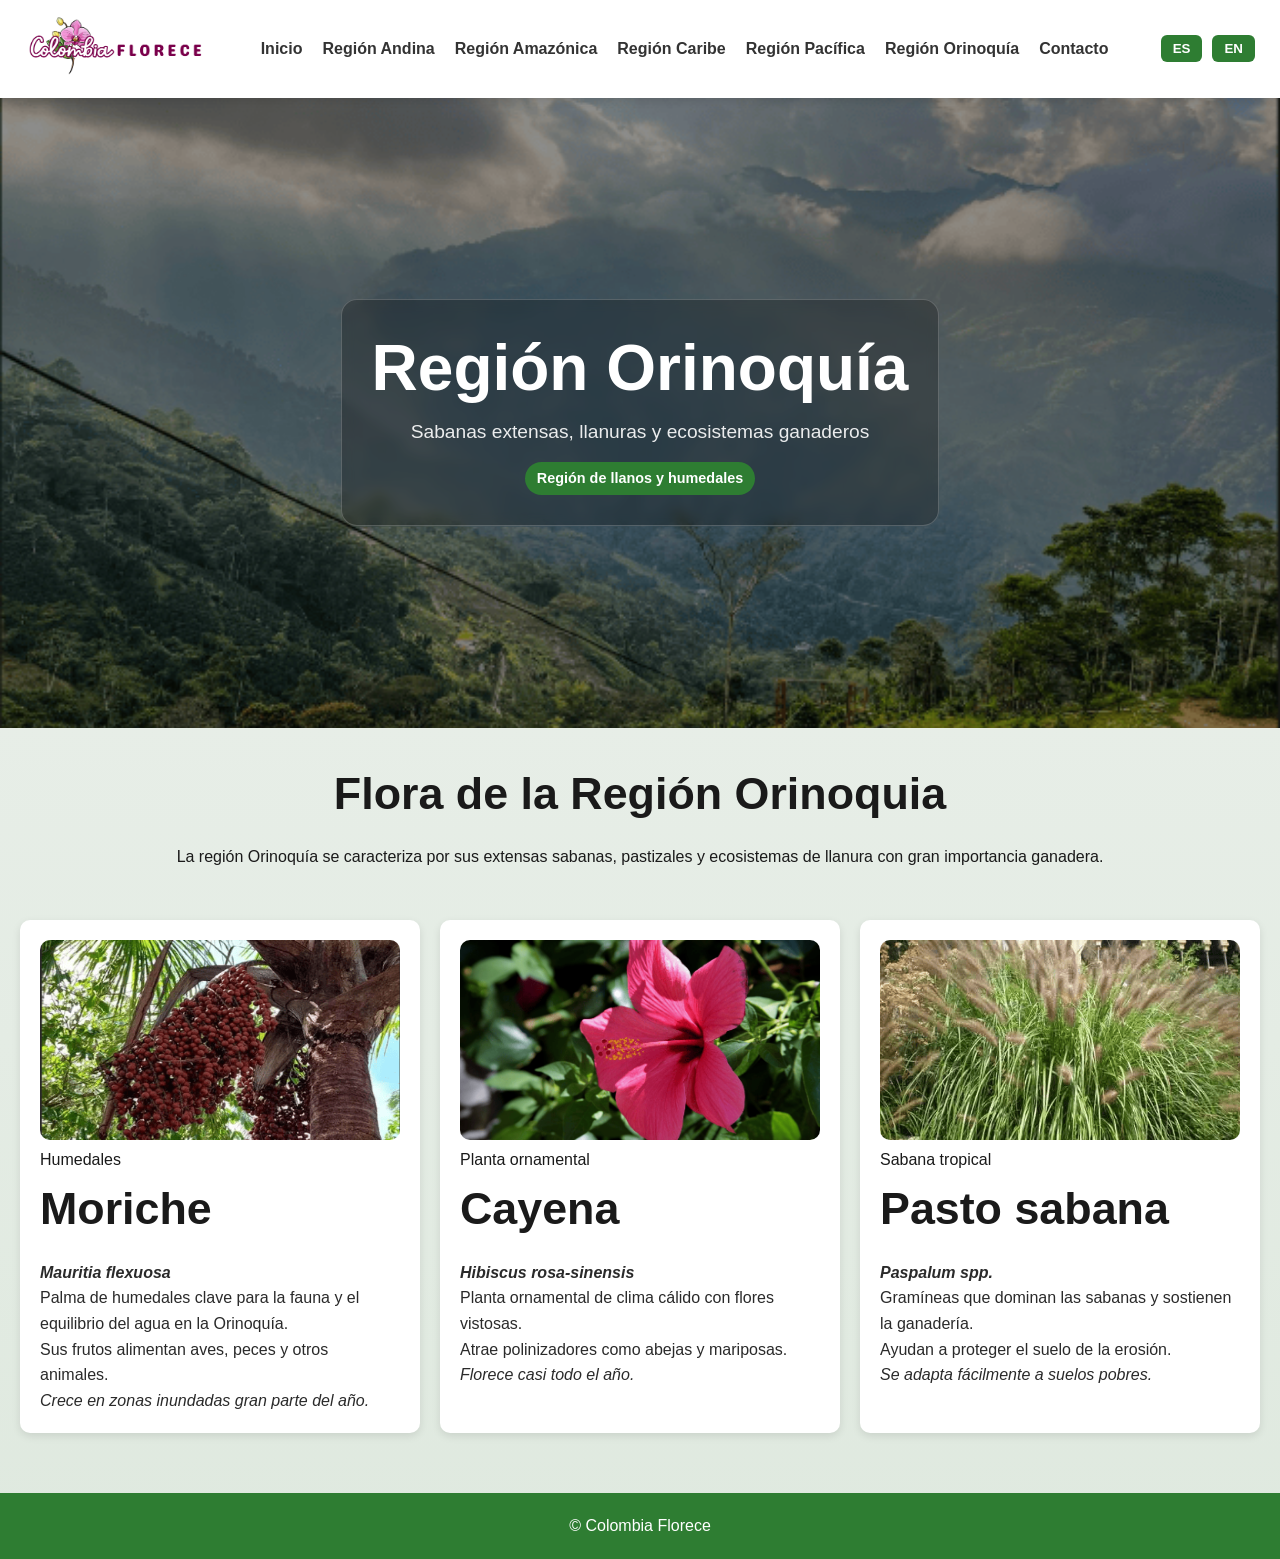
<file: orinoquia.html>
<!DOCTYPE html>
<html lang="es">
<head>
<meta charset="UTF-8">
<meta name="viewport" content="width=device-width, initial-scale=1.0">
<title>Región Orinoquía</title>
<link rel="stylesheet" href="estilos.css">
</head>

<body>

<header class="header">

    <div class="logo">
        <img src="img/logo_florece.png" alt="Logo Colombia Florece">
    </div>

    <nav aria-label="Navegación principal">
        <ul class="menu">

            <li><a href="index.html" data-es="Inicio" data-en="Home">Inicio</a></li>
            <li><a href="andina.html" data-es="Región Andina" data-en="Andean Region">Región Andina</a></li>
            <li><a href="amazonia.html" data-es="Región Amazónica" data-en="Amazon Region">Región Amazónica</a></li>
            <li><a href="caribe.html" data-es="Región Caribe" data-en="Caribbean Region">Región Caribe</a></li>
            <li><a href="pacifico.html" data-es="Región Pacífica" data-en="Pacific Region">Región Pacífica</a></li>
            <li><a href="orinoquia.html" data-es="Región Orinoquía" data-en="Orinoquia Region">Región Orinoquía</a></li>
            <li><a href="contacto.html" data-es="Contacto" data-en="Contact">Contacto</a></li>

        </ul>
    </nav>

    <div class="selector-idioma">
        <button onclick="cambiarIdioma('es')" class="boton-idioma">ES</button>
        <button onclick="cambiarIdioma('en')" class="boton-idioma">EN</button>
    </div>

 <button id="menuBtn">☰</button>
    
</header>

<main>

<section class="hero-region orinoquia-hero">

    <div class="hero-overlay">
    <h1 data-es="Región Orinoquía" data-en="Orinoquia Region">
        Región Orinoquía
    </h1>

    <p data-es="Sabanas extensas, llanuras y ecosistemas ganaderos"
        data-en="Vast savannas, plains and livestock acosystems">
        Sabanas extensas, llanuras y ecosistemas ganaderos
    </p>

    <span class="badge"
        data-es="Región de llanos y humedales"
        data-en="Region of plains and wetlands">
        Región de llanos y humedales
    </span>

    </div>

</section>

<section class="introduccion">

    <h2 data-es="Flora de la Región Orinoquia"data-en="Flora of the Orinoquia Region">
    Flora de la Región Orinoquia</h2>

    <p data-es="La región Orinoquía se caracteriza por sus extensas sabanas, pastizales y ecosistemas de llanura con gran importancia ganadera."
       data-en="The Orinoquia region is known for its vast savannas, grasslands and lowland ecosystems with great importance for livestock.">
       Región de sabanas y llanuras.
    </p>

</section>

<section class="grid-plantas">

    <div class="planta-card">

        <img src="img/orinoquia.img/moriche.png"
             alt="Palma de moriche en zona húmeda de sabana">

        <span class="categoria-planta"
            data-es="Humedales"
            data-en="Wetlands">
            Humedales
        </span>

        <h2 data-es="Moriche" data-en="Moriche">Moriche</h2>

        <p><b><i>Mauritia flexuosa</i></b></p>

        <p data-es="Palma de humedales clave para la fauna y el equilibrio del agua en la Orinoquía."
           data-en="Wetland palm essential for wildlife and water balance in the Orinoquia.">
           Humedales.
        </p>

        <p data-es="Sus frutos alimentan aves, peces y otros animales."
           data-en="Its fruits feed birds, fish and other animals.">
           Importancia ecológica.
        </p>

        <p>
            <i data-es="Crece en zonas inundadas gran parte del año."
               data-en="Grows in flooded areas most of the year.">
               Dato curioso.
            </i>
        </p>

    </div>

    <div class="planta-card">

        <img src="img/orinoquia.img/cayena.png"
             alt="Flor de cayena roja brillante">

        <span class="categoria-planta"
            data-es="Planta ornamental"
            data-en="Ornamental plant">
            Planta ornamental
        </span>

        <h2 data-es="Cayena" data-en="Cayena">Cayena</h2>

        <p><b><i>Hibiscus rosa-sinensis</i></b></p>

        <p data-es="Planta ornamental de clima cálido con flores vistosas."
           data-en="Ornamental warm-climate plant with showy flowers.">
           Ornamental.
        </p>

        <p data-es="Atrae polinizadores como abejas y mariposas."
           data-en="Attracts pollinators like bees and butterflies.">
           Polinización.
        </p>

        <p>
            <i data-es="Florece casi todo el año."
               data-en="Blooms almost year-round.">
               Dato curioso.
            </i>
        </p>

    </div>

    <div class="planta-card">

        <img src="img/orinoquia.img/pasto sabana.png"
             alt="Extensión de pastizales naturales en sabana">
        <span class="categoria-planta"
            data-es="Sabana tropical"
             data-en="Tropical savanna">
            Sabana tropical
        </span>

        <h2 data-es="Pasto sabana" data-en="Savanna grass">Pasto sabana</h2>

        <p><b><i>Paspalum spp.</i></b></p>

        <p data-es="Gramíneas que dominan las sabanas y sostienen la ganadería."
           data-en="Grasses that dominate savannas and support livestock farming.">
           Ecosistema de sabana.
        </p>

        <p data-es="Ayudan a proteger el suelo de la erosión."
           data-en="Help protect soil from erosion.">
           Protección del suelo.
        </p>

        <p>
            <i data-es="Se adapta fácilmente a suelos pobres."
               data-en="Easily adapts to poor soils.">
               Dato curioso.
            </i>
        </p>

    </div>

</section>

</main>

<footer class="footer">
    <p>© Colombia Florece</p>
</footer>

<script src="script.js"></script>

</body>
</html>
</file>
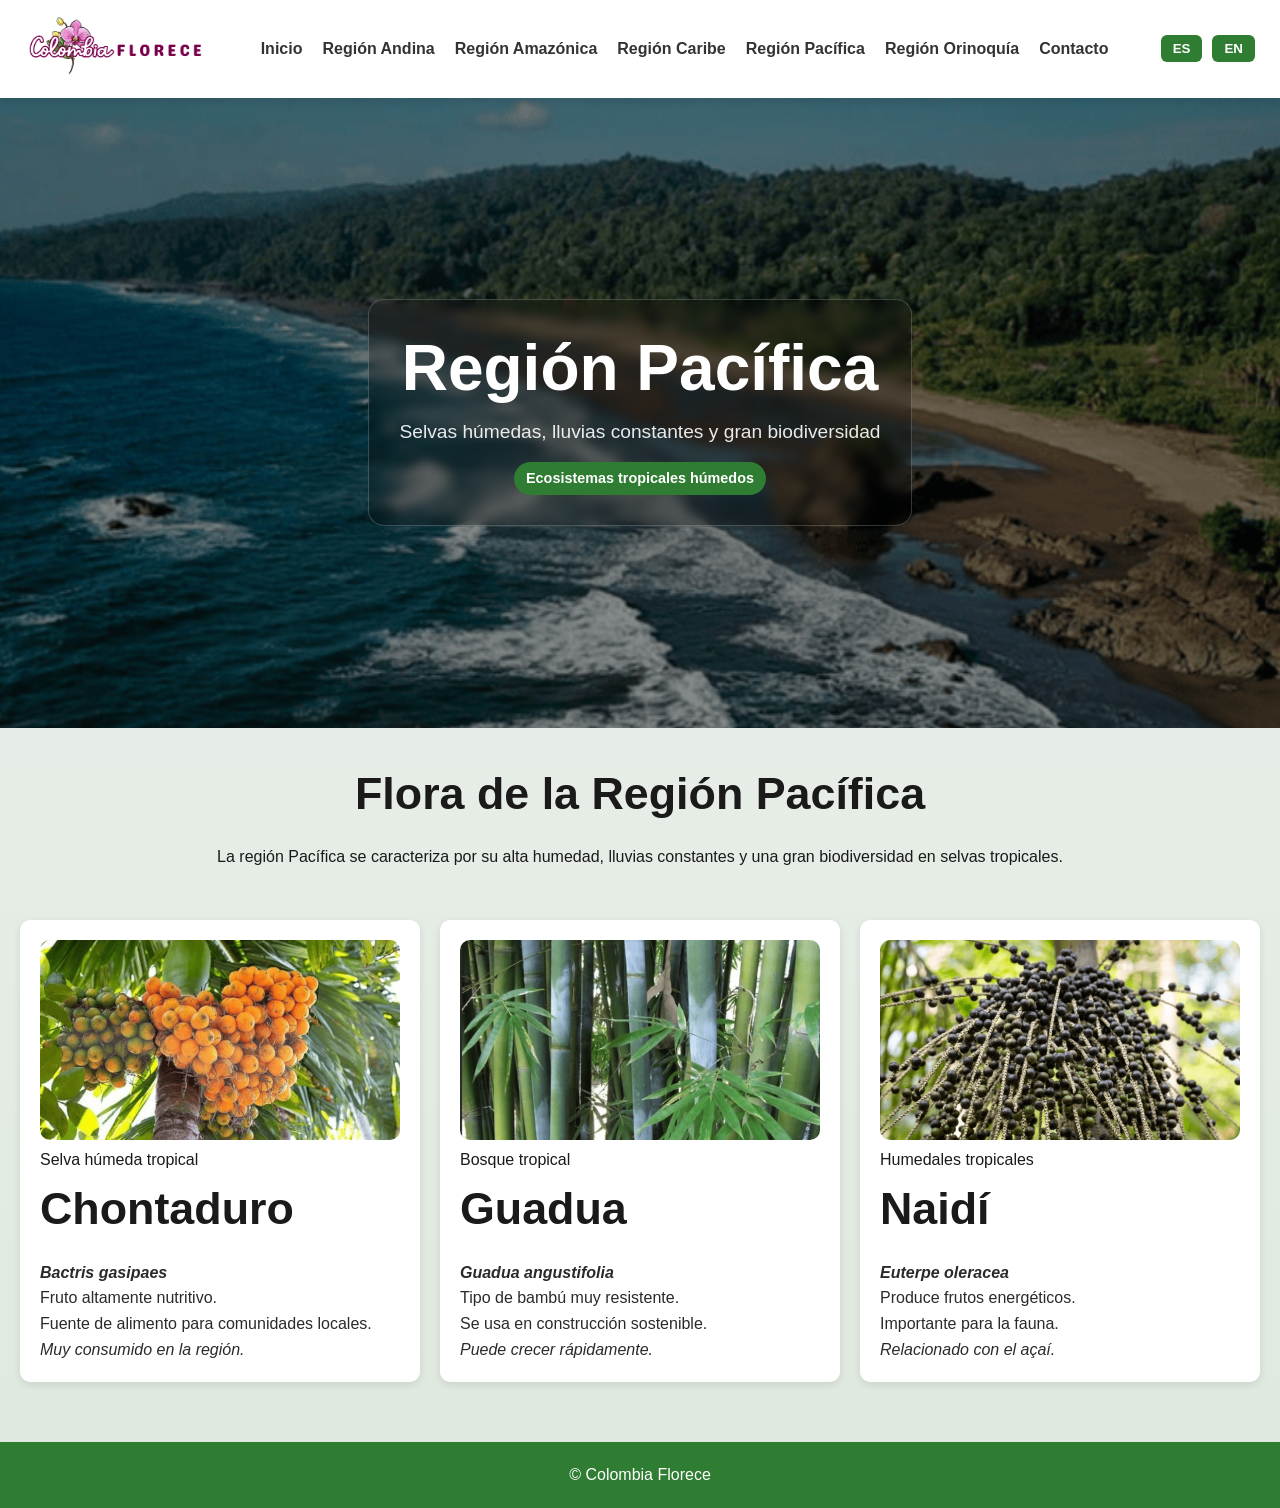
<file: pacifico.html>
<!DOCTYPE html>
<html lang="es">
<head>
<meta charset="UTF-8">
<meta name="viewport" content="width=device-width, initial-scale=1.0">
<title>Región Pacífica</title>
<link rel="stylesheet" href="estilos.css">
</head>

<body>

<header class="header">

    <div class="logo">
        <img src="img/logo_florece.png" alt="Logo Colombia Florece con orquídea">
    </div>

    <nav aria-label="Navegación principal">
        <ul class="menu">

            <li><a href="index.html" data-es="Inicio" data-en="Home">Inicio</a></li>
            <li><a href="andina.html" data-es="Región Andina" data-en="Andean Region">Región Andina</a></li>
            <li><a href="amazonia.html" data-es="Región Amazónica" data-en="Amazon Region">Región Amazónica</a></li>
            <li><a href="caribe.html" data-es="Región Caribe" data-en="Caribbean Region">Región Caribe</a></li>
            <li><a href="pacifico.html" data-es="Región Pacífica" data-en="Pacific Region">Región Pacífica</a></li>
            <li><a href="orinoquia.html" data-es="Región Orinoquía" data-en="Orinoquia Region">Región Orinoquía</a></li>
            <li><a href="contacto.html" data-es="Contacto" data-en="Contact">Contacto</a></li>

        </ul>
    </nav>

    <div class="selector-idioma">
        <button onclick="cambiarIdioma('es')" class="boton-idioma">ES</button>
        <button onclick="cambiarIdioma('en')" class="boton-idioma">EN</button>
    </div>

     <button id="menuBtn">☰</button>
    
</header>

<main>

<section class="hero-region pacifico-hero">

    <div class="hero-overlay">
    <h1 data-es="Región Pacífica" data-en="Pacific Region">
        Región Pacífica
    </h1>

    <p data-es="Selvas húmedas, lluvias constantes y gran biodiversidad"
        data-en="Rainforests, constant rainfall and great biodiversity">
        Selvas húmedas, lluvias constantes y gran biodiversidad
    </p>

    <span class="badge"
        data-es="Ecosistemas tropicales húmedos"
        data-en="Humid tropical ecosystems">
        Ecosistemas tropicales húmedos
    </span>

    </div>

</section>

<section class="introduccion">

    <h2 data-es="Flora de la Región Pacífica"data-en="Flora of the Pacific Region">
    Flora de la Región Pacifica</h2>

    <p data-es="La región Pacífica se caracteriza por su alta humedad, lluvias constantes y una gran biodiversidad en selvas tropicales."
       data-en="The Pacific region is known for its high humidity, constant rainfall and great biodiversity in tropical rainforests.">
       Región de alta humedad y biodiversidad.</p>

</section>

<section class="grid-plantas">

    
    <div class="planta-card">

        <img src="img/pacifica.img/chontaduro.png"
             alt="Palma de chontaduro con frutos anaranjados en selva húmeda">

        <span class="categoria-planta"
            data-es="Selva húmeda tropical"
            data-en="Tropical rainforest">
            Selva húmeda tropical
        </span>

        <h2 data-es="Chontaduro" data-en="Chontaduro">Chontaduro</h2>

        <p><b><i>Bactris gasipaes</i></b></p>

        <p data-es="Fruto altamente nutritivo."
           data-en="Highly nutritious fruit.">
           Nutritivo.
        </p>

        <p data-es="Fuente de alimento para comunidades locales."
           data-en="Food source for local communities.">
           Importancia ecológica.
        </p>

        <p>
            <i data-es="Muy consumido en la región."
               data-en="Widely consumed in the region.">
               Dato curioso.
            </i>
        </p>

    </div>

    <div class="planta-card">

        <img src="img/pacifica.img/guadua.png"
             alt="Bosque de guadua en región tropical húmeda">

        <span class="categoria-planta"
            data-es="Bosque tropical"
            data-en="Tropical forest">
            Bosque tropical
        </span>

        <h2 data-es="Guadua" data-en="Guadua">Guadua</h2>

        <p><b><i>Guadua angustifolia</i></b></p>

        <p data-es="Tipo de bambú muy resistente."
           data-en="Very strong type of bamboo.">
           Resistente.
        </p>

        <p data-es="Se usa en construcción sostenible."
           data-en="Used in sustainable construction.">
           Importancia ecológica.
        </p>

        <p>
            <i data-es="Puede crecer rápidamente."
               data-en="Can grow very fast.">
               Dato curioso.
            </i>
        </p>

    </div>

   
    <div class="planta-card">

        <img src="img/pacifica.img/naidi.png"
             alt="Palma de naidí creciendo en selva húmeda">

        <span class="categoria-planta"
            data-es="Humedales tropicales"
            data-en="Tropical wetlands">
            Humedales tropicales
        </span>

        <h2 data-es="Naidí" data-en="Naidí">Naidí</h2>

        <p><b><i>Euterpe oleracea</i></b></p>

        <p data-es="Produce frutos energéticos."
           data-en="Produces energy-rich fruits.">
           Energético.
        </p>

        <p data-es="Importante para la fauna."
           data-en="Important for wildlife.">
           Importancia ecológica.
        </p>

        <p>
            <i data-es="Relacionado con el açaí."
               data-en="Related to açaí.">
               Dato curioso.
            </i>
        </p>

    </div>

</section>

</main>

<footer class="footer">
    <p>© Colombia Florece</p>
</footer>

<script src="script.js"></script>

</body>
</html>
</file>
<file: estilos.css>
/* COLORES */
:root{
    --verde:#2e7d32;
    --verde-claro:#e8f5e9;
    --amarillo:#f9a825;
    --turquesa:#26c6da;
    --gris:#546e7a;
    --azul:#1976d2;
    --marron:#6d4c41;
    --blanco:#ffffff;
    --sombra:0 3px 8px rgba(0,0,0,0.1);
}


*{
    margin:0;
    padding:0;
    box-sizing:border-box;
}

/* BODY*/
body{
    font-family: Arial, Helvetica, sans-serif;
    background: linear-gradient(
        to bottom,#eef2ee,#dfe9df);
    color:#1a1a1a;
    line-height:1.6;
}

/*ACCESIBILIDAD */
.skip-link{
    position:absolute;
    left:-999px;
    top:-999px;
    background:black;
    color:white;
    padding:8px;
}

.skip-link:focus{
    left:10px;
    top:10px;
}

a:focus,
button:focus{
    outline:3px solid #f9a825;
    outline-offset:2px;
}

/*TIPOGRAFIA */
section h2{
    font-size:clamp(1.8rem,4vw,2.8rem);
    margin-bottom:15px;
}

/*HEADER*/
.header{
    display:flex;
    justify-content:space-between;
    align-items:center;
    flex-wrap:wrap;
    gap:19px;
    padding:15px 25px;
    background:var(--blanco);
    box-shadow:var(--sombra);
    position:sticky;
    top:0;
    z-index:1000;
}

.logo img{
    height:60px;
}

/*MENU */
.menu{
    display:flex;
    list-style:none;
    gap:20px;
    min-width:220px;
    transition:0.3s ease;
}

.menu li{
    position:relative;
}

.menu a{
    text-decoration:none;
    color:#333;
    font-weight:bold;
    transition:0.3s ease;
}

.menu a:hover{
    color:var(--verde);
    text-decoration:underline;
}

/*SELECTOR IDIOMA*/

.selector-idioma{
    display:flex;
    gap:10px;
    align-items:center;
}

.boton-idioma{
    background:var(--verde);
    color:white;
    padding:6px 12px;
    border:none;
    border-radius:6px;
    cursor:pointer;
    font-weight:bold;
    transition:0.3s ease;
}

.boton-idioma:hover{
    background:var(--amarillo);
}

/*HERO HOME*/

.hero{
    height:90vh;
    background-image:url("../img/hero.png");
    background-size:cover;
    background-position:center;
    background-repeat:no-repeat;
    background-attachment:fixed;
    position:relative;
    overflow:hidden;
    display:flex;
    align-items:center;
    justify-content:center;
    transition:background-image 1s ease-in-out;
}

.hero::before{
    content:"";
    position:absolute;
    inset:0;
    background:linear-gradient(
        rgba(0,0,0,0.6),
        rgba(0,0,0,0.3)
    );
}

.hero-contenido{
    position:relative;
    z-index:2;
    text-align:center;
    color:white;
    max-width:800px;
    padding:30px;
    border-radius:20px;
    background:rgba(0,0,0,0.25);
    backdrop-filter:blur(4px);
    animation:aparecer 1s ease;
}

.hero h1{
    font-size:clamp(2rem,5vw,3.5rem);
    margin-bottom:15px;
    line-height:1.2;
}

.hero p{
    font-size:1.3rem;
    opacity:0.9;
}

/*MENSAJE DINAMICO*/

.mensaje-dia{
    text-align:center;
    margin:30px auto;
    padding:15px 25px;
    max-width:700px;
    border-radius:15px;
    background:rgba(0,0,0,0.4);
    color:#f9a825;
    font-size:1.1rem;
    font-weight:bold;
    animation:aparecer 1s ease;
}

/*ANIMACION*/

@keyframes aparecer{

    from{
        opacity:0;
        transform:translateY(30px);
    }

    to{
        opacity:1;
        transform:translateY(0);
    }
}

@keyframes zoomHero{

    from{
        background-size:100%;
    }

    to{
        background-size:110%;
    }
}

section{
    padding-top:20px;
    padding-bottom:20px;
}

/*REGIONES */
.regiones{
    padding:50px 20px;
    text-align:center;
}

.grid-regiones{
    display:grid;
    grid-template-columns:
    repeat(auto-fit,minmax(250px,1fr));
    gap:20px;
    margin-top:30px;
}

.region{
    background:linear-gradient(
        to bottom,#ffffff,#f8fff8
    );
    padding:20px;
    border-radius:12px;
    box-shadow:var(--sombra);
    transition:all 0.3s ease;
    animation:aparecer 0.8s ease;
}

.region:hover{
    transform:translateY(-10px);
    box-shadow:0 10px 25px rgba(0,0,0,0.15);
}

.region img{
    width:70px;
    margin-bottom:10px;
}

.region p{
    color:#2a2a2a;
}

.region a{
    display:inline-block;
    margin-top:10px;
    text-decoration:none;
    color:var(--verde);
    font-weight:bold;
}

.andina{
    border-top:6px solid var(--verde);
}

.caribe{
    border-top:6px solid var(--amarillo);
}

.pacifico{
    border-top:6px solid var(--turquesa);
}

.orinoquia{
    border-top:6px solid var(--marron);
}

.amazonia{
    border-top:6px solid var(--azul);
}

/*BIODIVERSIDAD */
.biodiversidad{
    padding:50px 20px;
    background:#eef5ef;
    text-align:center;
}

.biodiversidad h2{
    color:var(--verde);
    margin-bottom:20px;
}

.intro{
    max-width:700px;
    margin:auto;
    margin-bottom:30px;
}

.stats-grid{
    display:grid;
    grid-template-columns:
    repeat(auto-fit,minmax(250px,1fr));
    gap:20px;
}

.stat{
    background:linear-gradient(
        to bottom,#ffffff,#f8fff8
    );
    padding:20px;
    border-radius:12px;
    box-shadow:var(--sombra);
    transition:all 0.3s ease;
    animation:aparecer 0.8s ease;
}

.stat:hover{
    transform:translateY(-8px);
    box-shadow:0 10px 25px rgba(0,0,0,0.15);
}

.stat img{
    width:100%;
    height:160px;
    object-fit:cover;
    border-radius:10px;
    transition:transform 0.5s ease;
}

.stat:hover img{
    transform:scale(1.05);
}

.stat h3{
    font-size:30px;
    color:var(--verde);
    margin-top:10px;
}

.stat p{
    color:#2a2a2a;
}

/*MAPA DE COLOMBIA*/
.mapa{
    padding:50px;
    text-align:center;
    background:white;
}

.mapa img{
    max-width:500px;
    width:100%;
    border-radius:10px;
}

/*HERO ANDINA*/
.andina-hero,
.caribe-hero,
.pacifico-hero,
.orinoquia-hero,
.amazonia-hero{
    height:70vh;
    background-size:cover;
    background-position:center;
    background-repeat:no-repeat;
    background-attachment:fixed;
    position:relative;
    overflow:hidden;
    display:flex;
    align-items:center;
    justify-content:center;
    text-align:center;
    animation:zoomHero 8s ease-in-out infinite alternate;
}

.andina-hero::before,
.caribe-hero::before,
.pacifico-hero::before,
.orinoquia-hero::before,
.amazonia-hero::before{
    content:"";
    position:absolute;
    inset:0;
    background:rgba(0,0,0,0.45);
}

/*IMAGENES HERO REGIONES*/
.andina-hero{background-image:url("img/amazonia.img/amazonia.png");}
.caribe-hero{background-image:url("img/caribe.img/caribe.png");}
.pacifico-hero{background-image:url("img/pacifica.img/Pacifico.png");}
.orinoquia-hero{background-image:url("img/orinoquia.img/orinoquia.png");}
.amazonia-hero{background-image:url("img/amazonia.img/amazonia.png");}

.hero-overlay{
    position:relative;
    z-index:2;
    color:white;
    max-width:700px;
    padding:30px;
    border-radius:16px;
    background:rgba(0,0,0,0.25);
    backdrop-filter:blur(6px);
    border:1px solid rgba(255,255,255,0.2);
    animation:aparecer 0.8s ease;
}

.hero-overlay h1{
    font-size:clamp(2rem,5vw,4rem);
    margin-bottom:10px;
    line-height:1.2;
}

.hero-overlay p{
    font-size:1.2rem;
    opacity:0.9;
}

.badge{
    display:inline-block;
    margin-top:15px;
    padding:5px 12px;
    background:var(--verde);
    border-radius:20px;
    font-size:0.9rem;
    font-weight:bold;
}

/*INTRODCUCCION*/
.introduccion{
    padding:30px;
    text-align:center;
}

/*PLANTAS*/
.grid-plantas{
    display:grid;
    grid-template-columns:
    repeat(auto-fit,minmax(250px,1fr));
    gap:20px;
    padding:20px;
}

.planta-card{
    background:white;
    padding:20px;
    border-radius:10px;
    box-shadow:var(--sombra);
    overflow:hidden;
    transition:all 0.3s ease;
    animation:aparecer 0.8s ease;
}

.planta-card:hover{
    transform:translateY(-10px);
    box-shadow:0 10px 25px rgba(0,0,0,0.15);
}

.planta-card img{
    width:100%;
    height:200px;
    object-fit:cover;
    border-radius:10px;
    transition:transform 0.5s ease;
}

.planta-card:hover img{
    transform:scale(1.05);
}

.planta-card p{
    color:#2a2a2a;
}

/*SLIDER*/
.slider-section{
    padding:60px 20px;
    text-align:center;
    background:white;
}

.slider-section h2{
    margin-bottom:25px;
    color:var(--verde);
}

.slider-container{
    position:relative;
    max-width:900px;
    margin:auto;
    overflow:hidden;
    border-radius:20px;
}

#slider{
    width:100%;
    height:500px;
    object-fit:cover;
    border-radius:20px;
    box-shadow:0 8px 25px rgba(0,0,0,0.2);
    transition:opacity 0.5s ease;
}

#prev,
#next{
    position:absolute;
    top:50%;
    transform:translateY(-50%);
    background:rgba(0,0,0,0.5);
    color:white;
    border:none;
    padding:10px;
    cursor:pointer;
    font-size:16px;
    border-radius:50%;
    transition:0.3s ease;
}

#prev{
    left:15px;
}

#next{
    right:15px;
}

#prev:hover,
#next:hover{
    background:var(--verde);
}

/*FOOTER*/
.footer{
    text-align:center;
    padding:20px;
    background:var(--verde);
    color:white;
    margin-top:40px;
}

/*MENU */
#menuBtn{
    display:none;
    font-size:30px;
    background:none;
    border:none;
    cursor:pointer;
}

/*RESPONSIVE*/
@media(max-width:768px){

    .header{
        flex-direction:column;
        gap:15px;
        position:relative;
    }

    #menuBtn{
        display:block;
    }

    .menu{
        display:none;
        flex-direction:column;
        background:white;
        position:absolute;
        top:80px;
        right:10px;
        padding:10px;
        box-shadow:0 3px 8px rgba(0,0,0,0.2);
        border-radius:10px;
        z-index:1000;
    }

    .menu.active{
        display:flex;
    }

    .hero,
    .andina-hero,
    .caribe-hero,
    .pacifico-hero,
    .orinoquia-hero,
    .amazonia-hero{
        background-attachment:scroll;
    }

    .hero h1{
        font-size:28px;
    }

    .hero-overlay{
        margin:20px;

        padding:25px;
    }

    .hero-overlay h1{
        font-size:2.2rem;
    }

    .hero-overlay p{
        font-size:1rem;
    }

    .andina-hero,
    .caribe-hero,
    .pacifico-hero,
    .orinoquia-hero,
    .amazonia-hero{
        height:60vh;
    }

    #slider{
        height:250px;
    }
}
</file>
